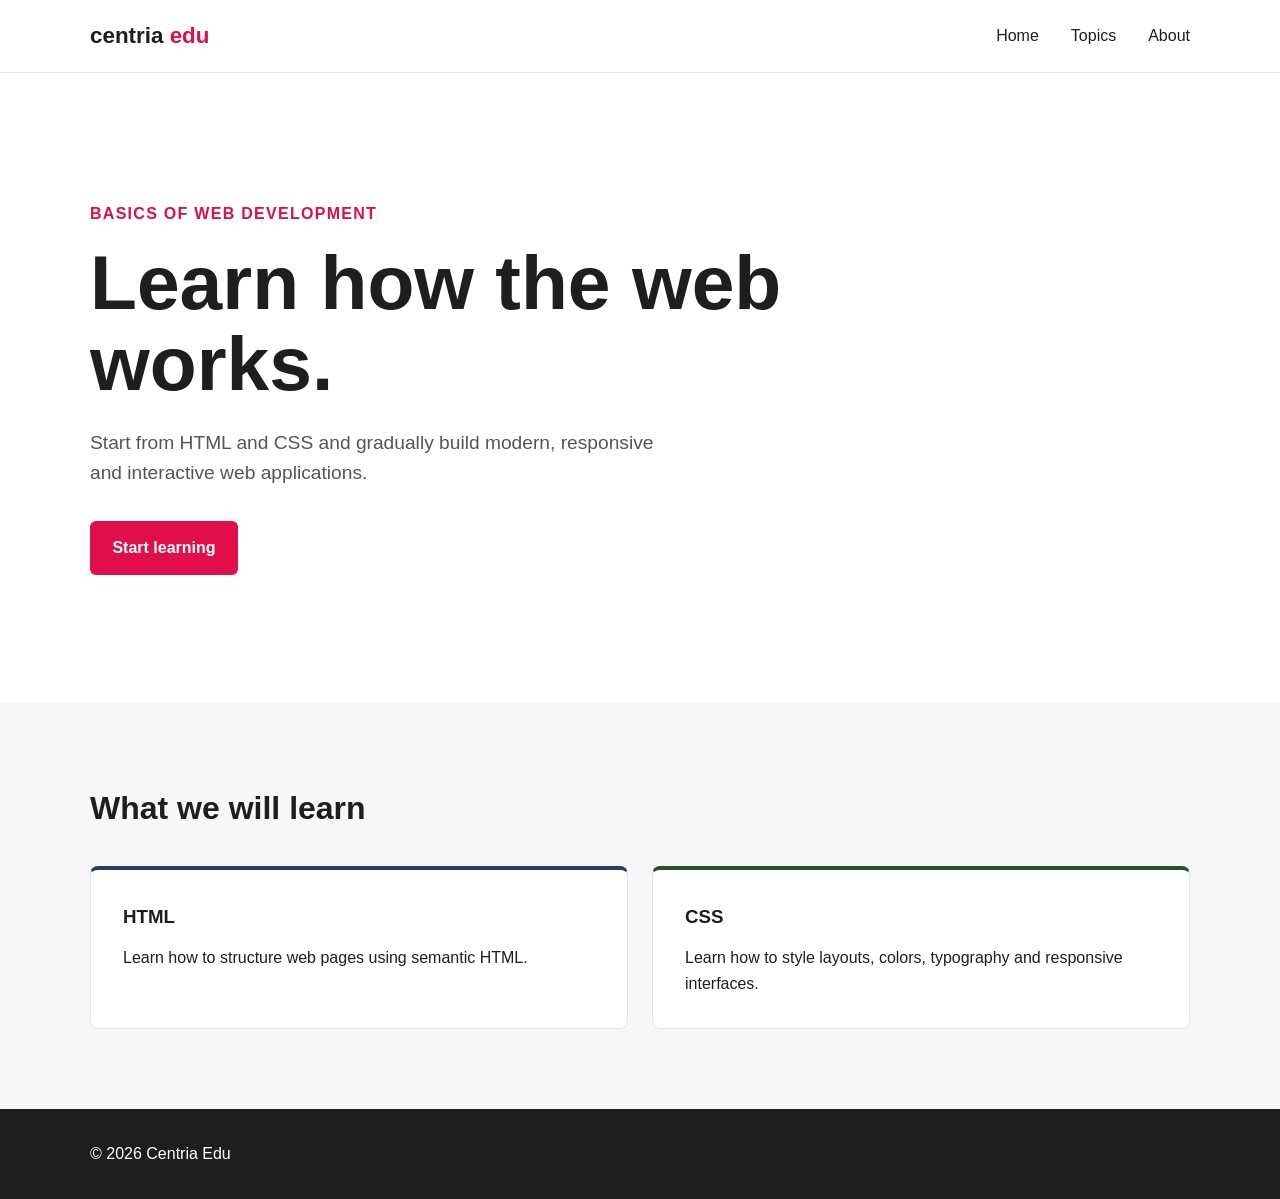
<file: a1/index.html>
<!--
    Centria Edu - Basics of Web Development

    Original author: Ville Heikkiniemi
    Modified by: Simo Sundell
    Last modified: 2026-18-09

    Based on the original course template.
-->

<!DOCTYPE html>
<html lang="en">
<head>
    <meta charset="UTF-8">
    <meta name="viewport" content="width=device-width, initial-scale=1.0">
    <meta name="author" content="Ville Heikkiniemi">
    <link rel="icon" href="favicon.ico">
    <link rel="stylesheet" href="style.css">

    <title>Centria Edu | Basics of Web Development</title>


</head>

<body>

    <header>
        <div class="container">
            <nav>
                <div class="logo">
                    centria <span>edu</span>
                </div>

                <ul>
                    <li><a href="#">Home</a></li>
                    <li><a href="#topics">Topics</a></li>
                    <li><a href="#">About</a></li>
                </ul>
            </nav>
        </div>
    </header>

    <main>

        <section class="hero">
            <div class="container">
                <div class="hero-content">

                    <span class="label">Basics of Web Development</span>

                    <h1>
                        Learn how the web works.
                    </h1>

                    <p>
                        Start from HTML and CSS and gradually build modern,
                        responsive and interactive web applications.
                    </p>

                    <a href="#topics" class="button">
                        Start learning
                    </a>

                </div>
            </div>
        </section>

        <section class="topics" id="topics">
            <div class="container">

                <h2>What we will learn</h2>

                <div class="cards">

                    <article class="card">
                        <h3>HTML</h3>
                        <p>
                            Learn how to structure web pages using semantic HTML.
                        </p>
                    </article>

                    <article class="card">
                        <h3>CSS</h3>
                        <p>
                            Learn how to style layouts, colors, typography and
                            responsive interfaces.
                        </p>
                    </article>

                </div>
            </div>
        </section>

    </main>

    <footer>
        <div class="container">
            <p>&copy; 2026 Centria Edu</p>
        </div>
    </footer>

</body>
</html>
</file>
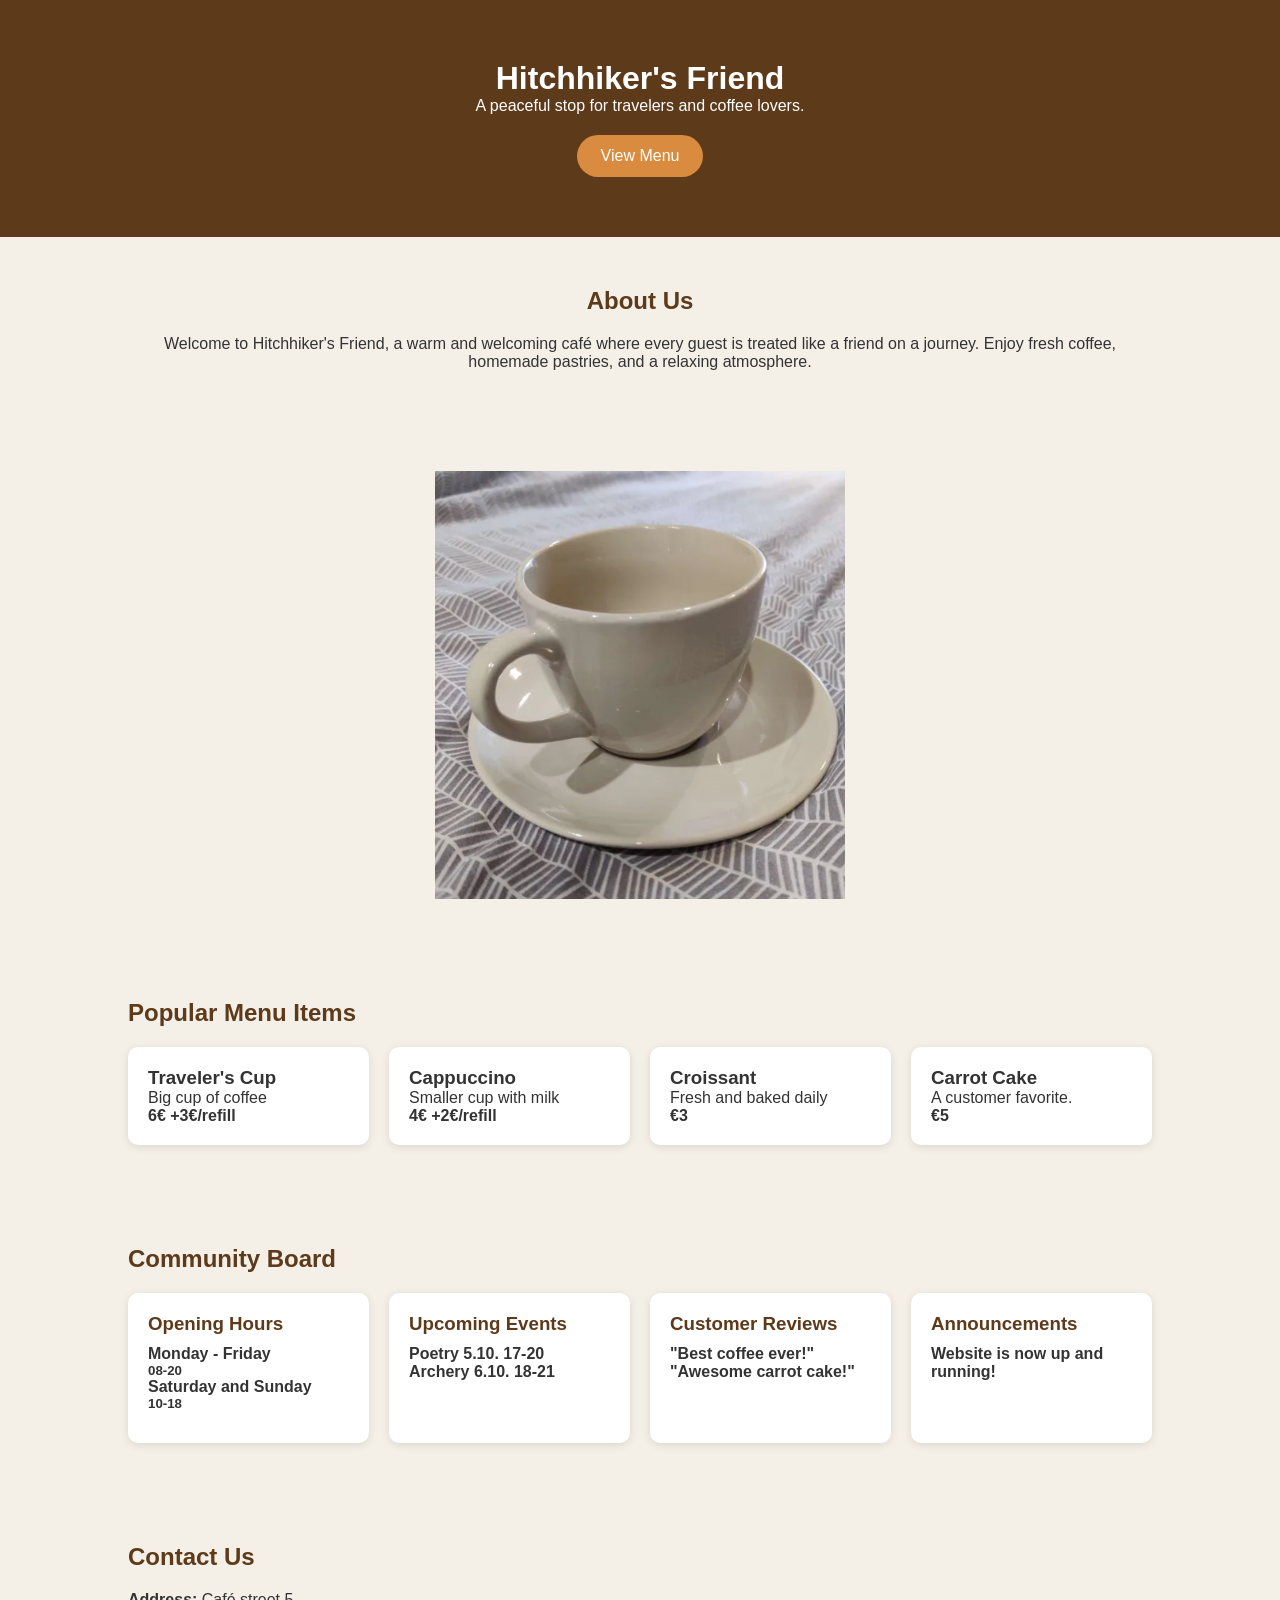
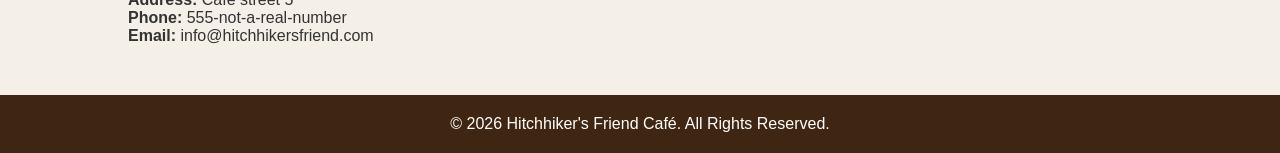
<file: a2/index.html>
<!--

    Original author: Simo Sundell
    Last modified: 2026-10-03

    https://sundsim.github.io/web-kehitys-perusteet/a2/
-->

<!DOCTYPE html>
<html lang="en">
<head>
<meta charset="UTF-8">
<meta name="viewport" content="width=device-width, initial-scale=1.0">
<link rel="stylesheet" href="style.css">
<title>Hitchhiker's Friend Café</title>

</head>
<body>

<header>
    <h1> Hitchhiker's Friend</h1>
    <p>A peaceful stop for travelers and coffee lovers.</p>
    <div class="menu-button">View Menu</div>
</header>


<section id="about" style="text-align: center;">
    <h2>About Us</h2>
    <p>
        Welcome to Hitchhiker's Friend, a warm and welcoming café where
        every guest is treated like a friend on a journey. Enjoy fresh
        coffee, homemade pastries, and a relaxing atmosphere.
    </p> 
</section>
<section>
    <img src=images/image.png src=images/image.png alt="A Coffee cup on a plate"> 

</section>

<section id="menu">
    <h2>Popular Menu Items</h2>

    <div class="menu-container">
        <div class="menu-item">
            <h3>Traveler's Cup</h3>
            <p>Big cup of coffee</p>
            <strong>6€ +3€/refill</strong>
        </div>

        <div class="menu-item">
            <h3>Cappuccino</h3>
            <p>Smaller cup with milk</p>
            <strong>4€  +2€/refill</strong>
        </div>

        <div class="menu-item">
            <h3>Croissant</h3>
            <p>Fresh and baked daily</p>
            <strong>€3</strong>
        </div>

        <div class="menu-item">
            <h3>Carrot Cake</h3>
            <p>A customer favorite.</p>
            <strong>€5</strong>
        </div>
    </div>
</section>

<section id="updates">
    <h2>Community Board</h2>

    <div class="menu-container">

        <div class="textbox">
            <h3>Opening Hours</h3>
            <h4>Monday - Friday</h4>
            <h5>08-20</h5>
            <h4>Saturday and Sunday</h4>
            <h5>10-18</h5>
            
        </div>

        <div class="textbox">
            <h3>Upcoming Events</h3>
            <h4>Poetry 5.10. 17-20</h4>
            <h4>Archery 6.10. 18-21</h4>
        </div>

        <div class="textbox">
            <h3>Customer Reviews</h3>
            <h4>"Best coffee ever!"</h4>
            <h4>"Awesome carrot cake!"</h4>
        </div>

        <div class="textbox">
            <h3>Announcements</h3>
            <h4>Website is now up and running!</h4>
        </div>

    </div>
</section>

<section id="contact">
    <h2>Contact Us</h2>

    <p><strong>Address:</strong> Café street 5</p>
    <p><strong>Phone:</strong> 555-not-a-real-number</p>
    <p><strong>Email:</strong> info@hitchhikersfriend.com</p>
</section>

<footer>
    <p>&copy; 2026 Hitchhiker's Friend Café. All Rights Reserved.</p>
</footer>

</body>
</html>
</file>
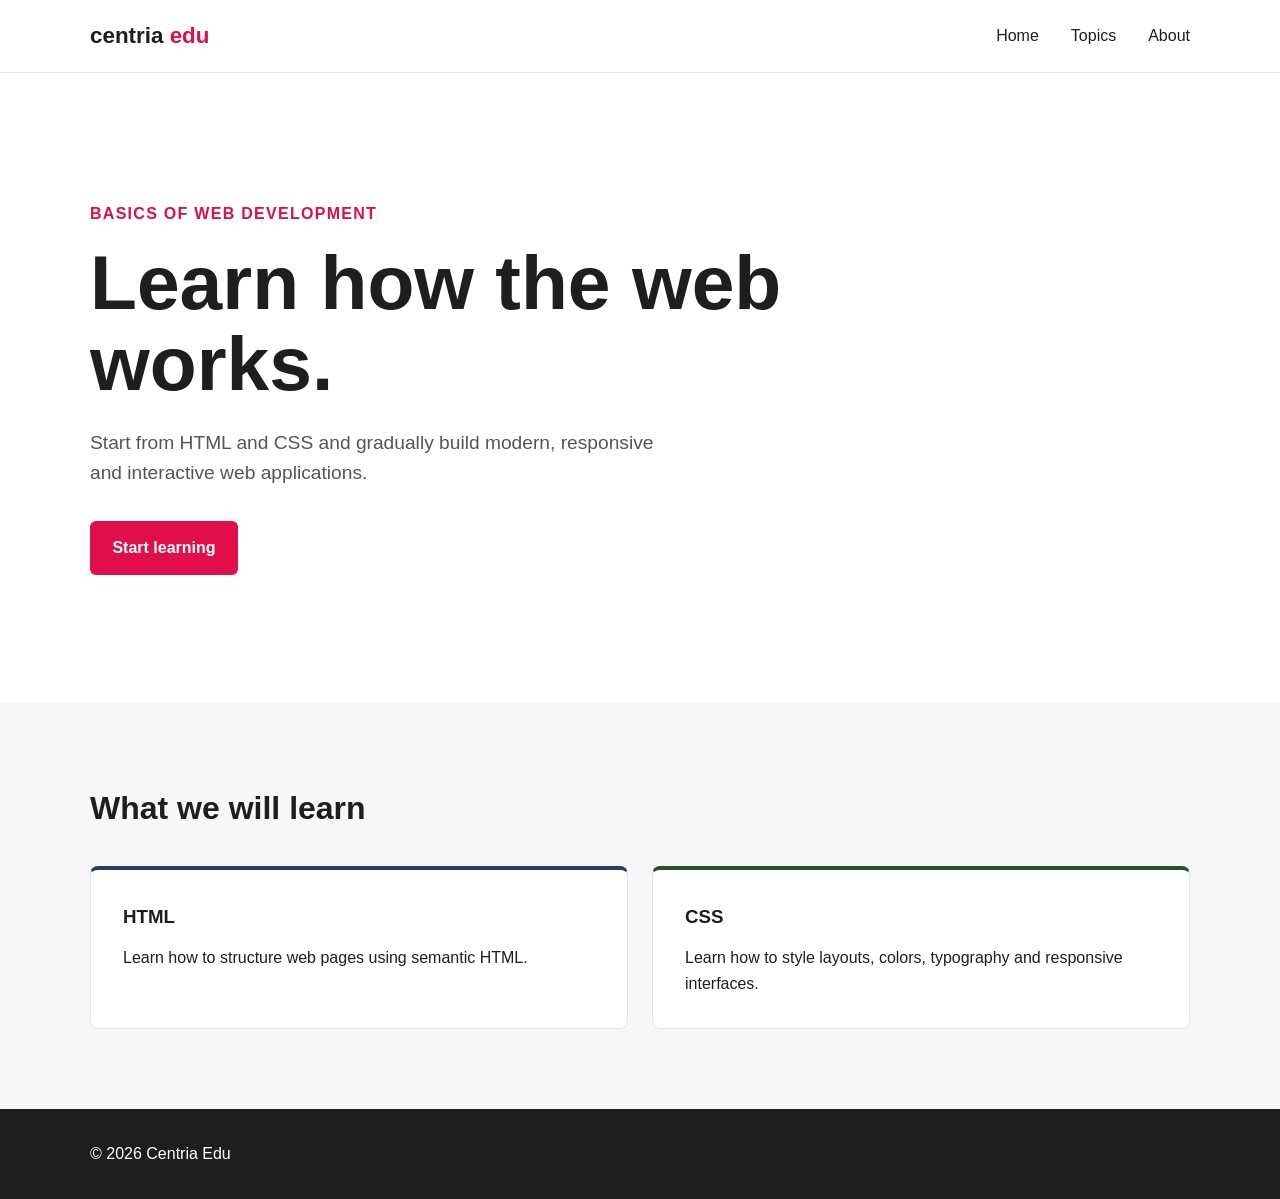
<file: s3/index.html>
<!--
    Centria Edu - Basics of Web Development

    Original author: Ville Heikkiniemi
    Modified by: Simo Sundell
    Last modified: 2026-09-11

    Based on the original course template.
-->

<!DOCTYPE html>
<html lang="en">
<head>
    <meta charset="UTF-8">
    <meta name="viewport" content="width=device-width, initial-scale=1.0">
    <meta name="author" content="Ville Heikkiniemi">
    <link rel="icon" href="favicon.ico">

    <title>Centria Edu | Basics of Web Development</title>

    <style>
        :root {
            --primary: #e10e49;
            --light: #ffffff;
            --dark: #1e1e1e;
            --blue: #263f6a;
            --green: #284e36;
            --orange: #e37222;
            --rose: #c24d52;
        }

        * {
            box-sizing: border-box;
            margin: 0;
            padding: 0;
        }

        body {
            font-family: Arial, Helvetica, sans-serif;
            background-color: var(--light);
            color: var(--dark);
            line-height: 1.6;
        }

        header {
            border-bottom: 1px solid #e5e5e5;
        }

        .container {
            width: min(1100px, 90%);
            margin: 0 auto;
        }

        nav {
            min-height: 72px;
            display: flex;
            justify-content: space-between;
            align-items: center;
        }

        .logo {
            font-size: 1.4rem;
            font-weight: bold;
            color: var(--dark);
        }

        .logo span {
            color: var(--primary);
        }

        nav ul {
            display: flex;
            gap: 2rem;
            list-style: none;
        }

        nav a {
            color: var(--dark);
            text-decoration: none;
        }

        nav a:hover {
            color: var(--primary);
        }

        .hero {
            min-height: 70vh;
            display: flex;
            align-items: center;
        }

        .hero-content {
            max-width: 700px;
        }

        .label {
            display: inline-block;
            margin-bottom: 1rem;
            color: var(--primary);
            font-weight: bold;
            text-transform: uppercase;
            letter-spacing: 0.08rem;
        }

        h1 {
            margin-bottom: 1.5rem;
            font-size: clamp(2.5rem, 6vw, 5rem);
            line-height: 1.05;
        }

        .hero p {
            max-width: 600px;
            margin-bottom: 2rem;
            font-size: 1.2rem;
            color: #555;
        }

        .button {
            display: inline-block;
            padding: 0.9rem 1.4rem;
            background-color: var(--primary);
            color: var(--light);
            text-decoration: none;
            border-radius: 6px;
            font-weight: bold;
        }

        .button:hover {
            background-color: var(--rose);
        }

        .topics {
            padding: 5rem 0;
            background-color: #f7f7f7;
        }

        .topics h2 {
            margin-bottom: 2rem;
            font-size: 2rem;
        }

        .cards {
            display: grid;
            grid-template-columns: repeat(2, 1fr);
            gap: 1.5rem;
        }

        .card {
            padding: 2rem;
            background-color: var(--light);
            border: 1px solid #e5e5e5;
            border-radius: 8px;
        }

        .card h3 {
            margin-bottom: 0.8rem;
        }

        .card:nth-child(1) {
            border-top: 4px solid var(--blue);
        }

        .card:nth-child(2) {
            border-top: 4px solid var(--green);
        }

        .card:nth-child(3) {
            border-top: 4px solid var(--orange);
        }

        footer {
            padding: 2rem 0;
            background-color: var(--dark);
            color: var(--light);
        }

        @media (max-width: 700px) {
            nav ul {
                display: none;
            }

            .cards {
                grid-template-columns: 1fr;
            }

            .hero {
                min-height: 60vh;
            }
        }
    </style>
</head>

<body>

    <header>
        <div class="container">
            <nav>
                <div class="logo">
                    centria <span>edu</span>
                </div>

                <ul>
                    <li><a href="#">Home</a></li>
                    <li><a href="#topics">Topics</a></li>
                    <li><a href="#">About</a></li>
                </ul>
            </nav>
        </div>
    </header>

    <main>

        <section class="hero">
            <div class="container">
                <div class="hero-content">

                    <span class="label">Basics of Web Development</span>

                    <h1>
                        Learn how the web works.
                    </h1>

                    <p>
                        Start from HTML and CSS and gradually build modern,
                        responsive and interactive web applications.
                    </p>

                    <a href="#topics" class="button">
                        Start learning
                    </a>

                </div>
            </div>
        </section>

        <section class="topics" id="topics">
            <div class="container">

                <h2>What we will learn</h2>

                <div class="cards">

                    <article class="card">
                        <h3>HTML</h3>
                        <p>
                            Learn how to structure web pages using semantic HTML.
                        </p>
                    </article>

                    <article class="card">
                        <h3>CSS</h3>
                        <p>
                            Learn how to style layouts, colors, typography and
                            responsive interfaces.
                        </p>
                    </article>

                </div>
            </div>
        </section>

    </main>

    <footer>
        <div class="container">
            <p>&copy; 2026 Centria Edu</p>
        </div>
    </footer>

</body>
</html>
</file>
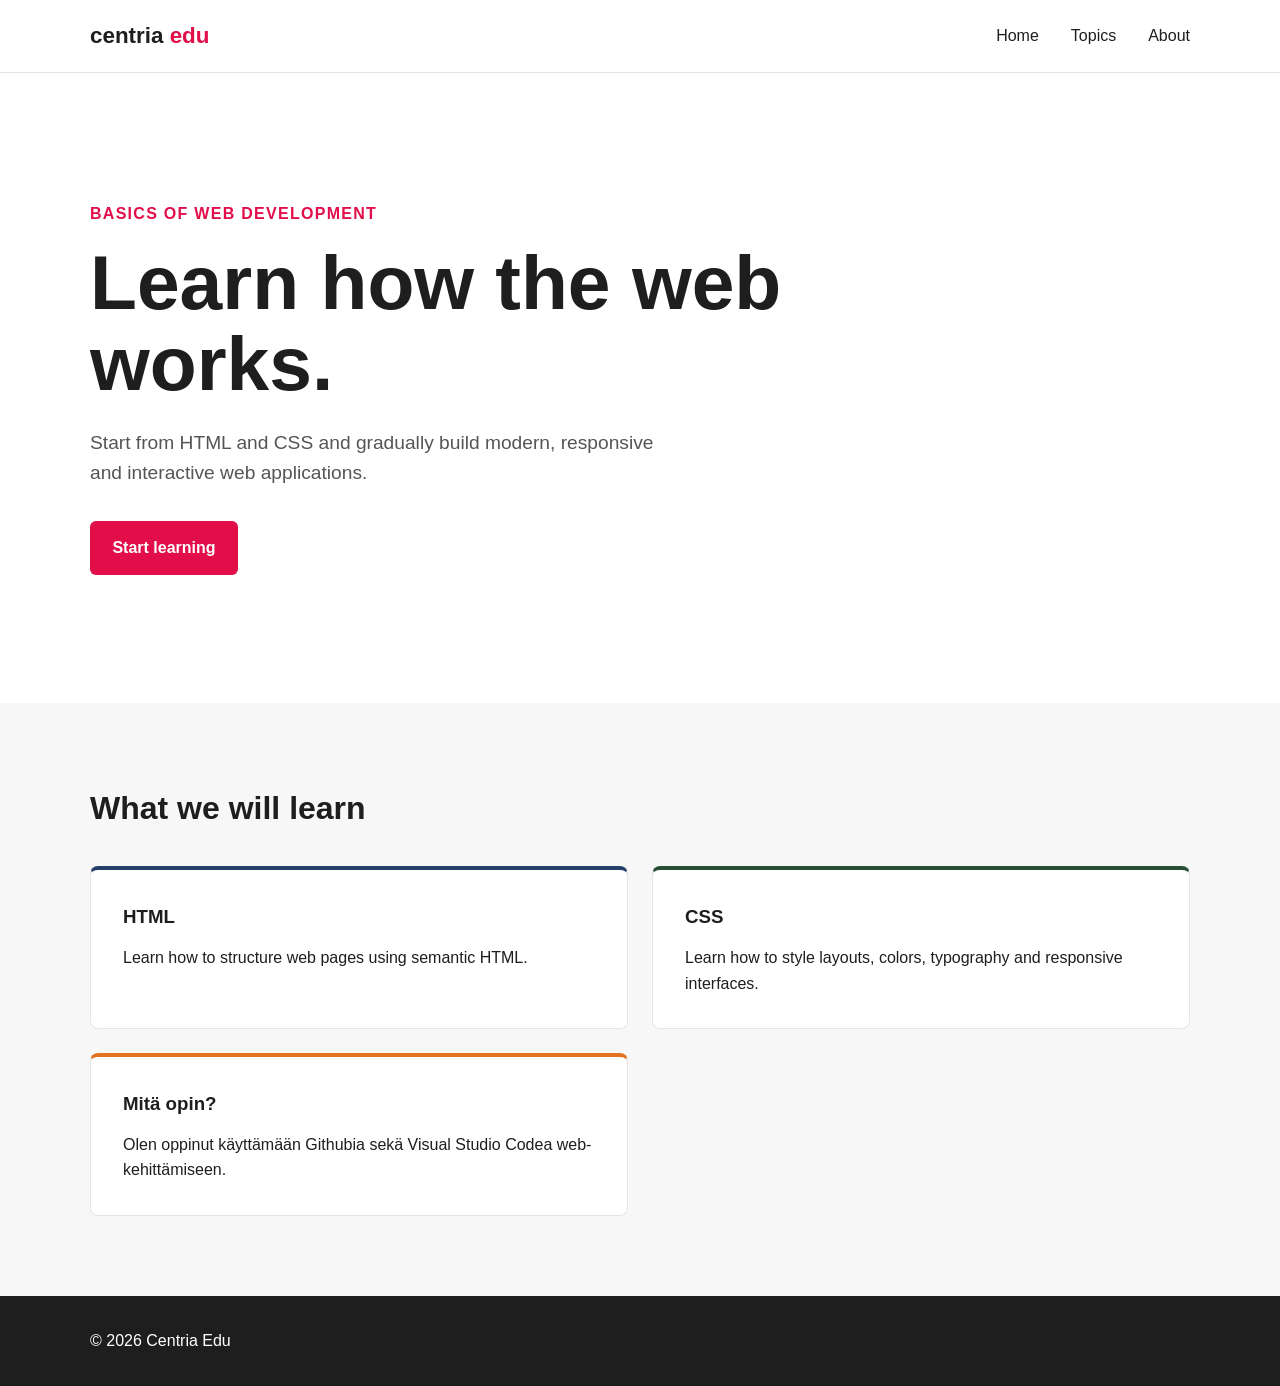
<file: s4/index.html>
<!--
    Centria Edu - Basics of Web Development

    Original author: Ville Heikkiniemi
    Modified by: Simo Sundell
    Last modified: 2026-09-17

    Based on the original course template.

    https://sundsim.github.io/web-kehitys-perusteet/s4/
-->

<!DOCTYPE html>
<html lang="en">
<head>
    <meta charset="UTF-8">
    <meta name="viewport" content="width=device-width, initial-scale=1.0">
    <meta name="author" content="Ville Heikkiniemi">
    <link rel="icon" href="favicon.ico">
    <link rel="stylesheet" href="style.css">
    <title>Centria Edu | Basics of Web Development</title>

</head>

<body>

    <header>
        <div class="container">
            <nav>
                <div class="logo">
                    centria <span>edu</span>
                </div>

                <ul>
                    <li><a href="#">Home</a></li>
                    <li><a href="#topics">Topics</a></li>
                    <li><a href="#">About</a></li>
                </ul>
            </nav>
        </div>
    </header>

    <main>

        <section class="hero">
            <div class="container">
                <div class="hero-content">

                    <span class="label">Basics of Web Development</span>

                    <h1>
                        Learn how the web works.
                    </h1>

                    <p>
                        Start from HTML and CSS and gradually build modern,
                        responsive and interactive web applications.
                    </p>

                    <a href="#topics" class="button">
                        Start learning
                    </a>

                </div>
            </div>
        </section>

        <section class="topics" id="topics">
            <div class="container">

                <h2>What we will learn</h2>

                <div class="cards">

                    <article class="card">
                        <h3>HTML</h3>
                        <p>
                            Learn how to structure web pages using semantic HTML.
                        </p>
                    </article>

                    <article class="card">
                        <h3>CSS</h3>
                        <p>
                            Learn how to style layouts, colors, typography and
                            responsive interfaces.
                        </p>
                    </article>
                     <article class="card">
                        <h3>Mitä opin?</h3>
                        <p>
                            Olen oppinut käyttämään Githubia sekä Visual Studio Codea web-kehittämiseen.
                        </p>
                    </article>


                </div>
            </div>
        </section>

    </main>

    <footer>
        <div class="container">
            <p>&copy; 2026 Centria Edu</p>
        </div>
    </footer>

</body>
</html>
</file>
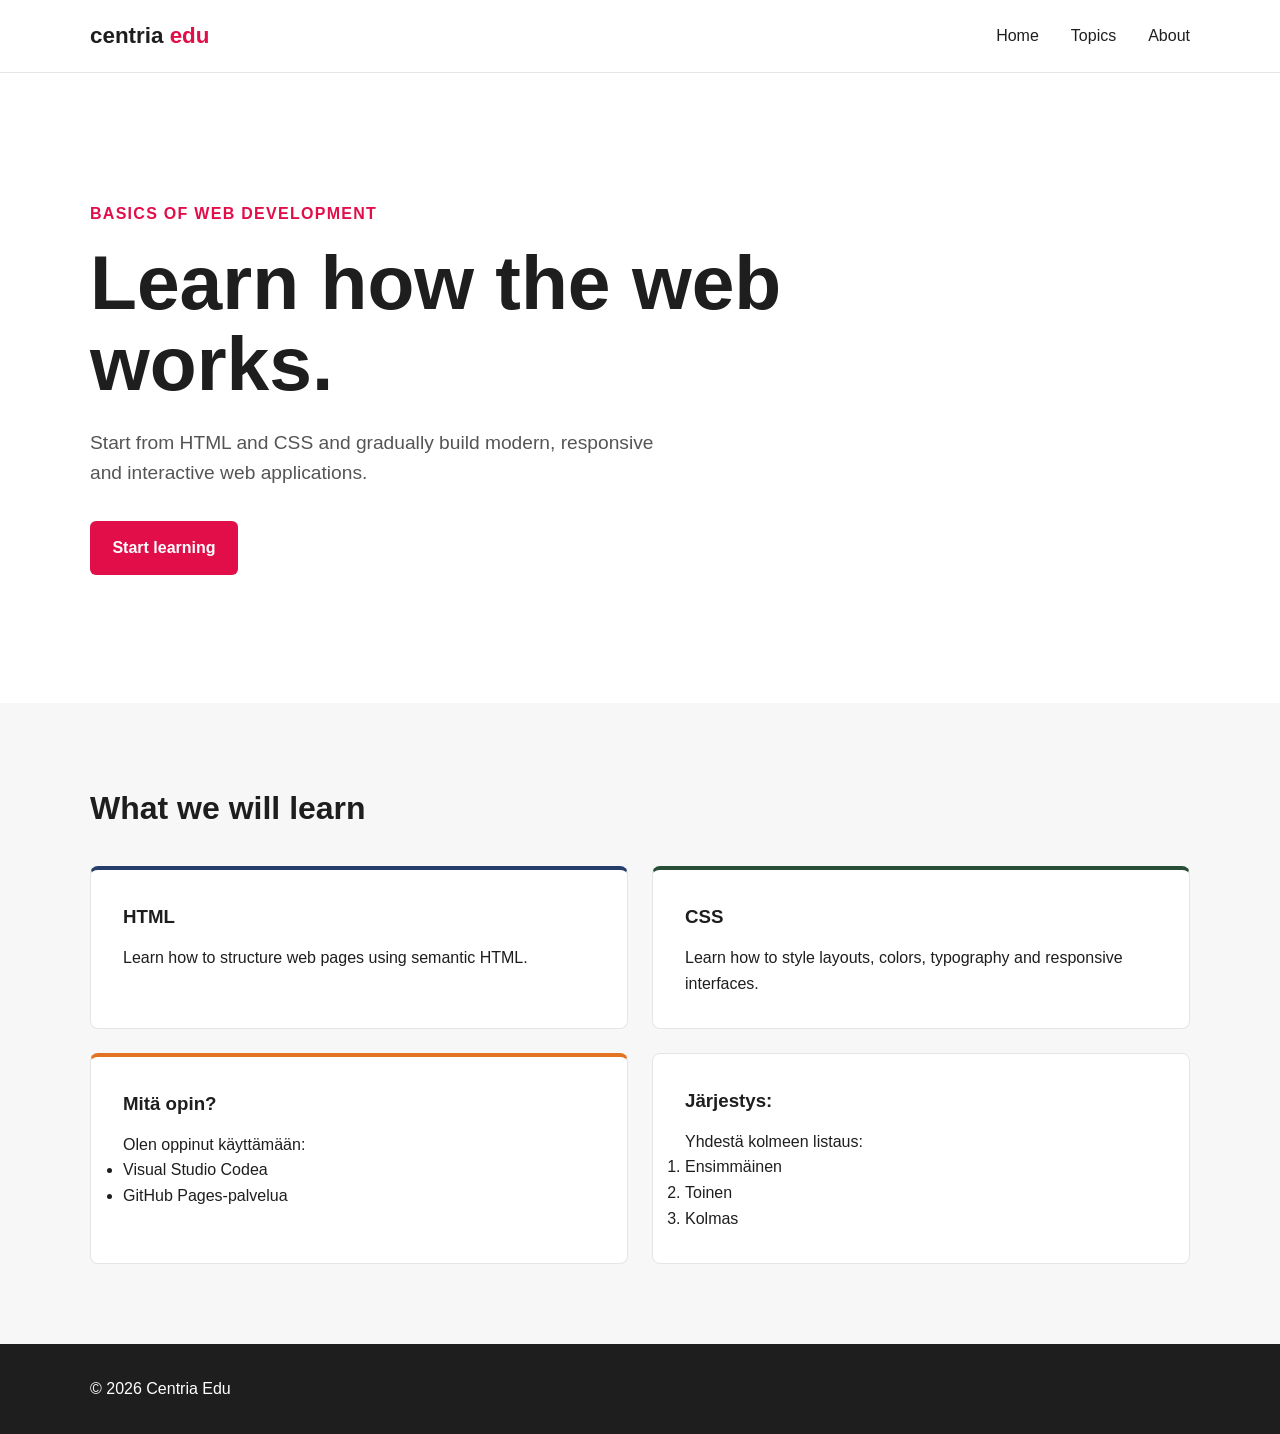
<file: s5/index.html>
<!--
    Centria Edu - Basics of Web Development

    Original author: Ville Heikkiniemi
    Modified by: Simo Sundell
    Last modified: 2026-09-17

    Based on the original course template.

    https://sundsim.github.io/web-kehitys-perusteet/s4/
-->

<!DOCTYPE html>
<html lang="en">
<head>
    <meta charset="UTF-8">
    <meta name="viewport" content="width=device-width, initial-scale=1.0">
    <meta name="author" content="Ville Heikkiniemi">
    <link rel="icon" href="favicon.ico">
    <link rel="stylesheet" href="style.css">
    <title>Centria Edu | Basics of Web Development</title>

</head>

<body>

    <header>
        <div class="container">
            <nav>
                <div class="logo">
                    centria <span>edu</span>
                </div>

                <ul>
                    <li><a href="#">Home</a></li>
                    <li><a href="#topics">Topics</a></li>
                    <li><a href="#">About</a></li>
                </ul>
            </nav>
        </div>
    </header>

    <main>

        <section class="hero">
            <div class="container">
                <div class="hero-content">

                    <span class="label">Basics of Web Development</span>

                    <h1>
                        Learn how the web works.
                    </h1>

                    <p>
                        Start from HTML and CSS and gradually build modern,
                        responsive and interactive web applications.
                    </p>

                    <a href="#topics" class="button">
                        Start learning
                    </a>

                </div>
            </div>
        </section>

        <section class="topics" id="topics">
            <div class="container">

                <h2>What we will learn</h2>

                <div class="cards">

                    <article class="card">
                        <h3>HTML</h3>
                        <p>
                            Learn how to structure web pages using semantic HTML.
                        </p>
                    </article>

                    <article class="card">
                        <h3>CSS</h3>
                        <p>
                            Learn how to style layouts, colors, typography and
                            responsive interfaces.
                        </p>
                    </article>
                     <article class="card">
                        <h3>Mitä opin?</h3>
                            <p>
                                Olen oppinut käyttämään: 
                            </p>
                            <ul>
                                <li> Visual Studio Codea</li>
                                <li> GitHub Pages-palvelua</li>
                            </ul>
                    </article>
                    <article class="card">
                        <h3>Järjestys:</h3>
                        <p>
                           Yhdestä kolmeen listaus:
                        </p>
                        <ol>
                            <li>Ensimmäinen</li>
                            <li>Toinen</li>
                            <li>Kolmas</li>
                        </ol>
                    </article>


                </div>
            </div>
        </section>

    </main>

    <footer>
        <div class="container">
            <p>&copy; 2026 Centria Edu</p>
        </div>
    </footer>

</body>
</html>
</file>
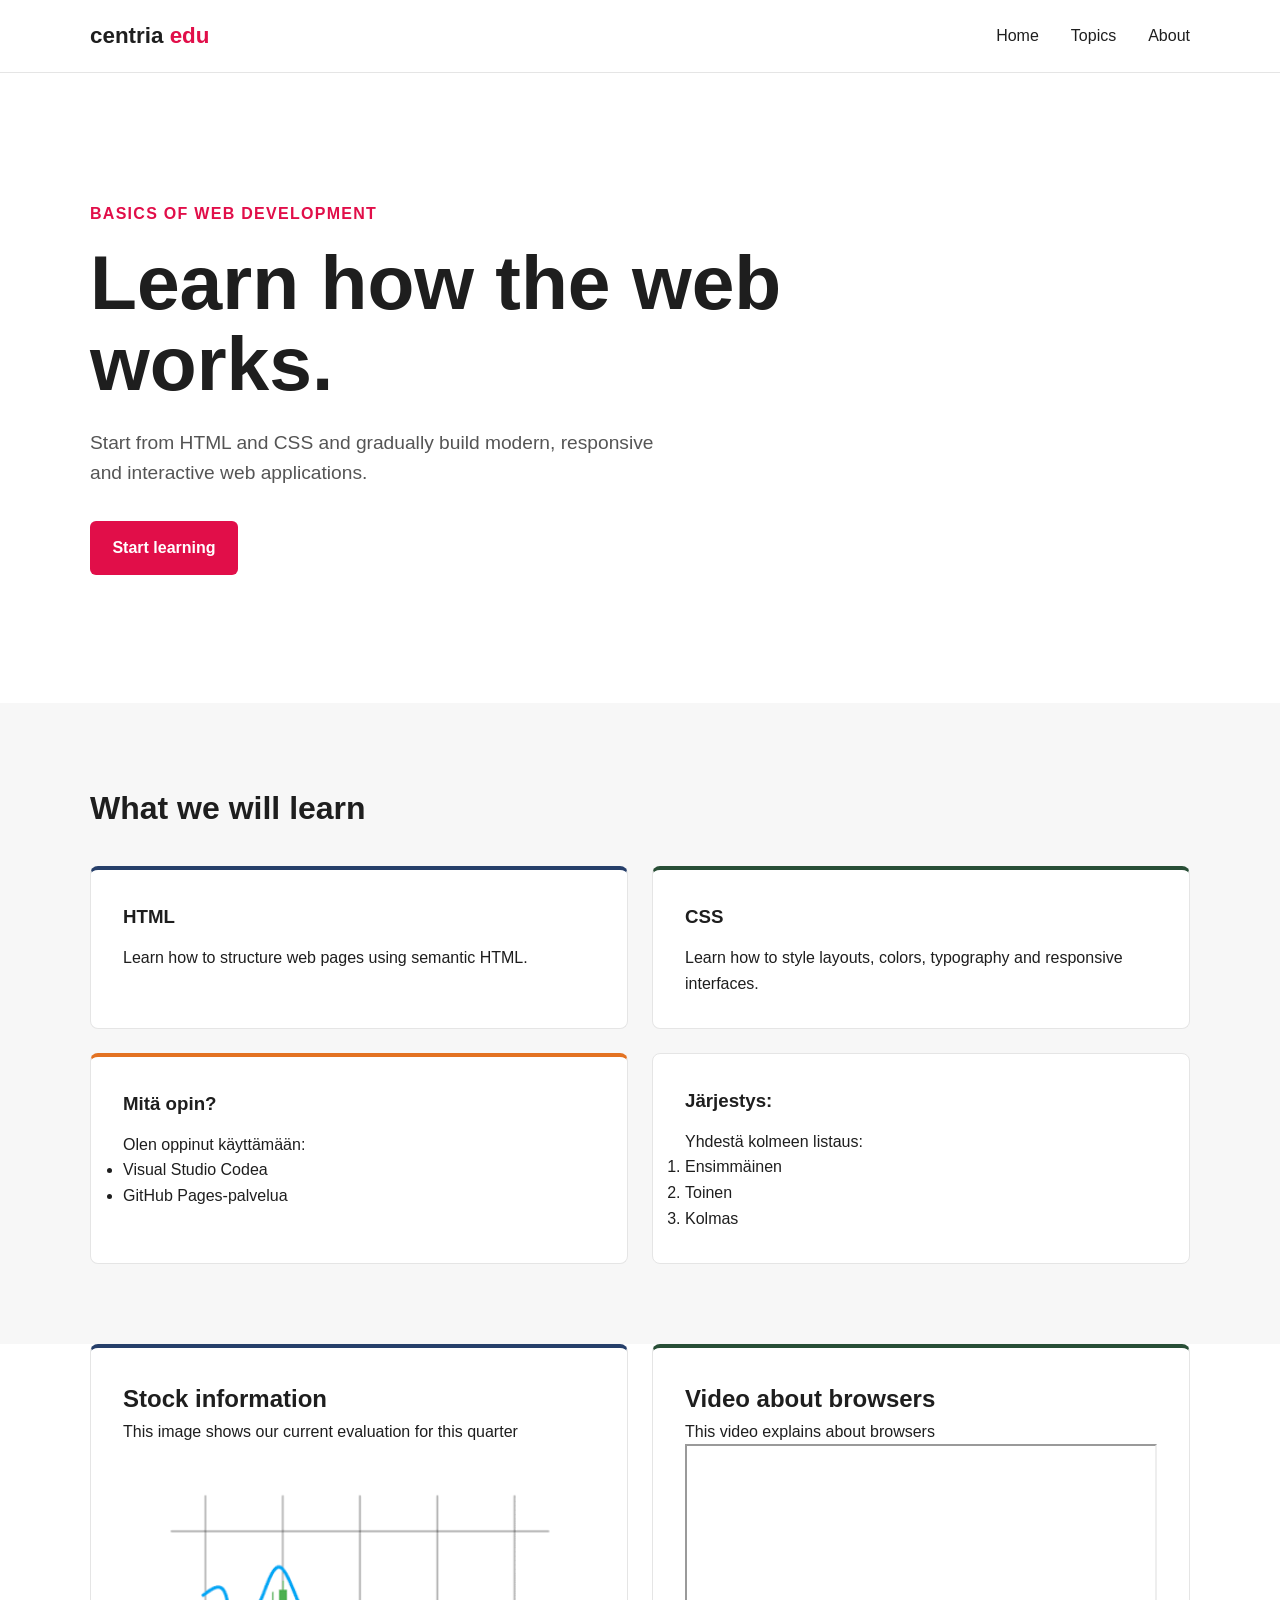
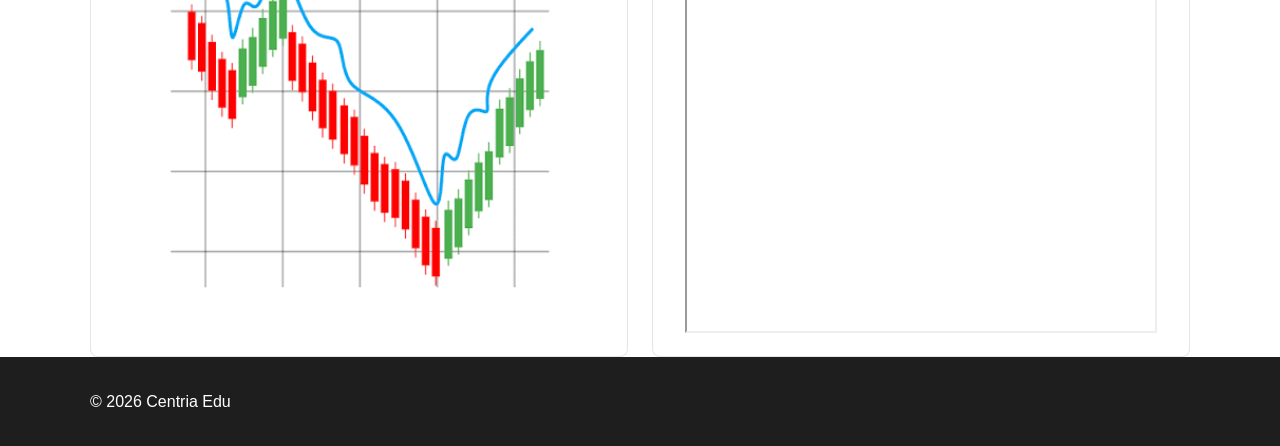
<file: s6/index.html>
<!--
    Centria Edu - Basics of Web Development

    Original author: Ville Heikkiniemi
    Modified by: Simo Sundell
    Last modified: 2026-09-22

    Based on the original course template.

    https://sundsim.github.io/web-kehitys-perusteet/s4/
-->

<!DOCTYPE html>
<html lang="en">
<head>
    <meta charset="UTF-8">
    <meta name="viewport" content="width=device-width, initial-scale=1.0">
    <meta name="author" content="Ville Heikkiniemi">
    <link rel="icon" href="favicon.ico">
    <link rel="stylesheet" href="style.css">
    <title>Centria Edu | Basics of Web Development</title>

</head>

<body>

    <header>
        <div class="container">
            <nav>
                <div class="logo">
                    centria <span>edu</span>
                </div>

                <ul>
                    <li><a href="#">Home</a></li>
                    <li><a href="#topics">Topics</a></li>
                    <li><a href="#">About</a></li>
                </ul>
            </nav>
        </div>
    </header>

    <main>

        <section class="hero">
            <div class="container">
                <div class="hero-content">

                    <span class="label">Basics of Web Development</span>

                    <h1>
                        Learn how the web works.
                    </h1>

                    <p>
                        Start from HTML and CSS and gradually build modern,
                        responsive and interactive web applications.
                    </p>

                    <a href="#topics" class="button">
                        Start learning
                    </a>

                </div>
                </div>
        </section>
           
        

        <section class="topics" id="topics">
            <div class="container">

                <h2>What we will learn</h2>

                <div class="cards">

                    <article class="card">
                        <h3>HTML</h3>
                        <p>
                            Learn how to structure web pages using semantic HTML.
                        </p>
                    </article>

                    <article class="card">
                        <h3>CSS</h3>
                        <p>
                            Learn how to style layouts, colors, typography and
                            responsive interfaces.
                        </p>
                    </article>
                     <article class="card">
                        <h3>Mitä opin?</h3>
                            <p>
                                Olen oppinut käyttämään: 
                            </p>
                            <ul>
                                <li> Visual Studio Codea</li>
                                <li> GitHub Pages-palvelua</li>
                            </ul>
                    </article>
                    <article class="card">
                        <h3>Järjestys:</h3>
                        <p>
                           Yhdestä kolmeen listaus:
                        </p>
                        <ol>
                            <li>Ensimmäinen</li>
                            <li>Toinen</li>
                            <li>Kolmas</li>
                        </ol>
                    </article>


                </div>
            </div>
        
        </section class="topics" id="topics">          
            <div class="container">
                <div class="cards">
                <article class="card">
                    <h2>Stock information</h2>
                    <p>This image shows our current evaluation for this quarter</p>
                    <img src="images/project.jpg" alt="Current statistics"width="100%"height="90%">
                </article>
               
            
                <article class="card">
                    <h2>Video about browsers</h2>
                    <p>This video explains about browsers</p>
                    <iframe
                    src="https://www.youtube.com/embed/BrXPcaRlBqo"
                    width="100%"
                    height="90%"
                    title="A description of the video"
                    allowfullscreen>
                    </iframe>
                </article>
            </div>
            </div>
        </section>
    </main>

    <footer>
        <div class="container">
            <p>&copy; 2026 Centria Edu</p>
        </div>
    </footer>

</body>
</html>
</file>
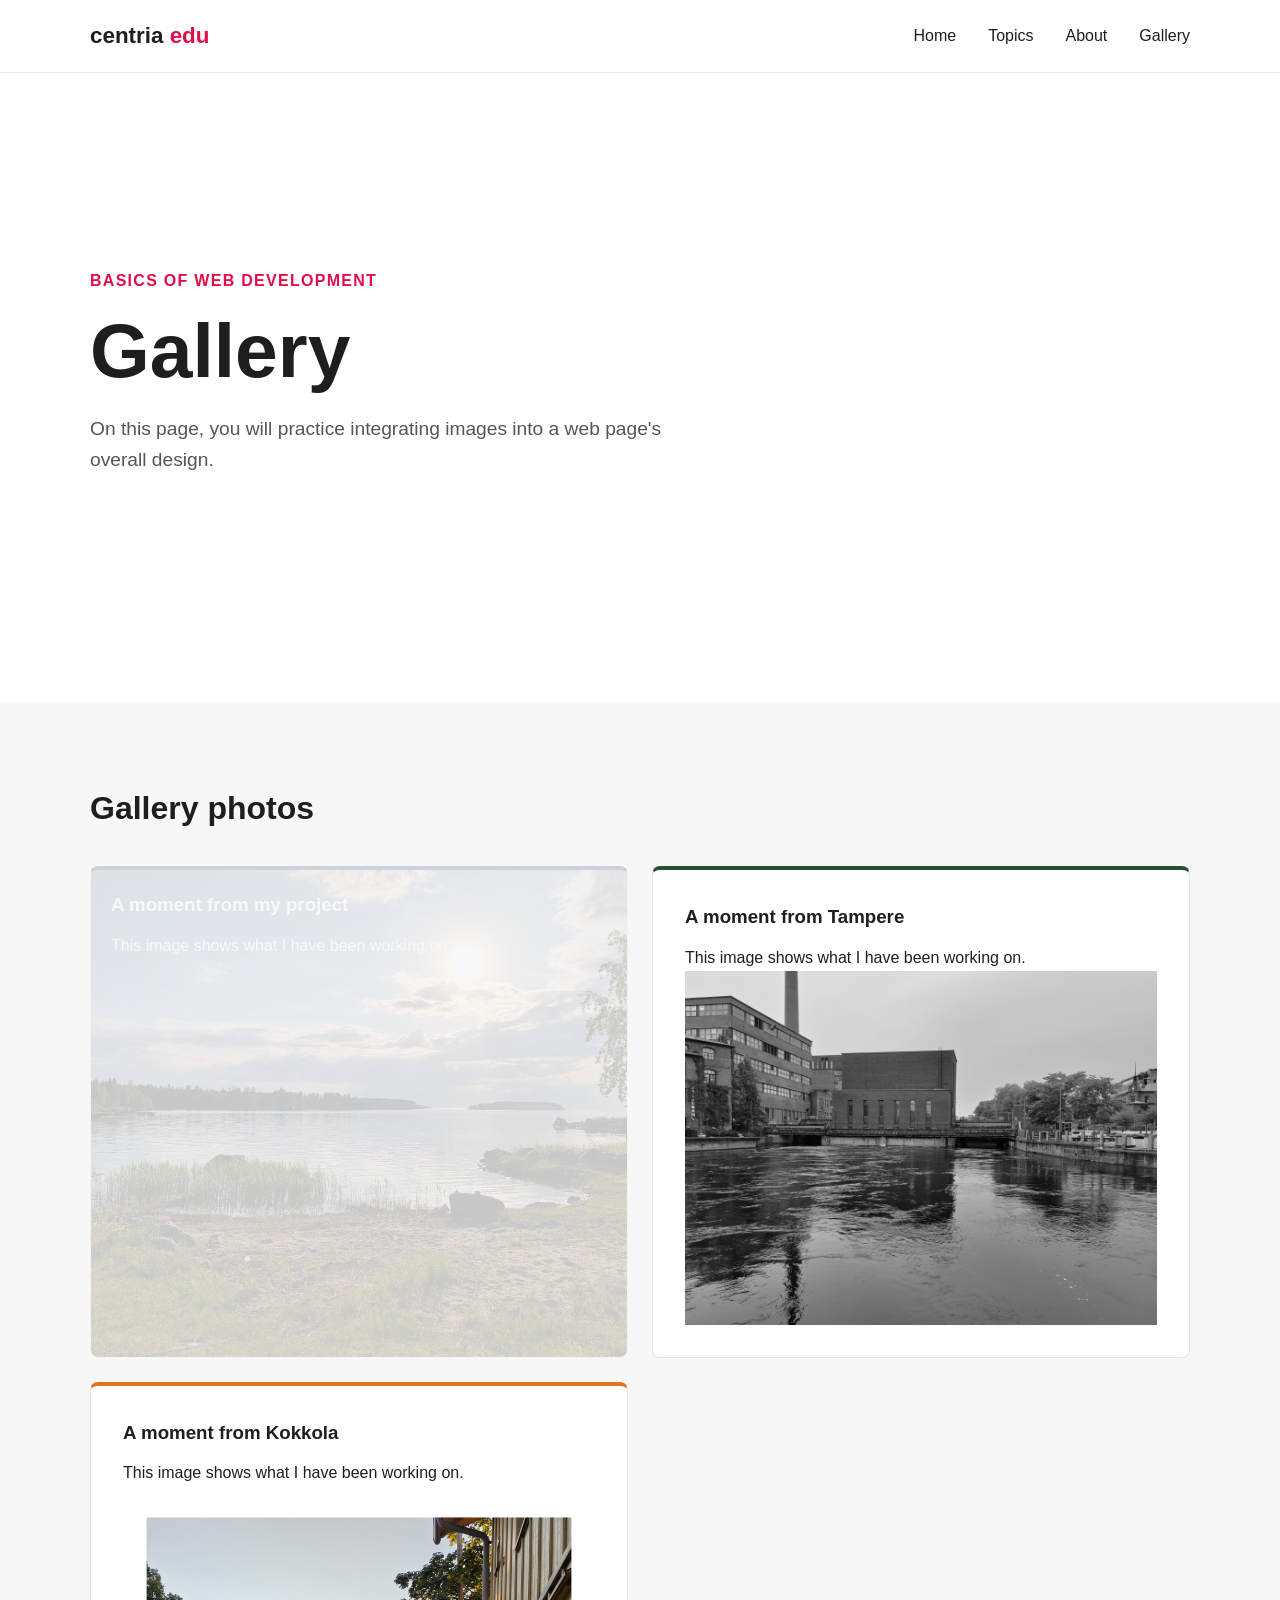
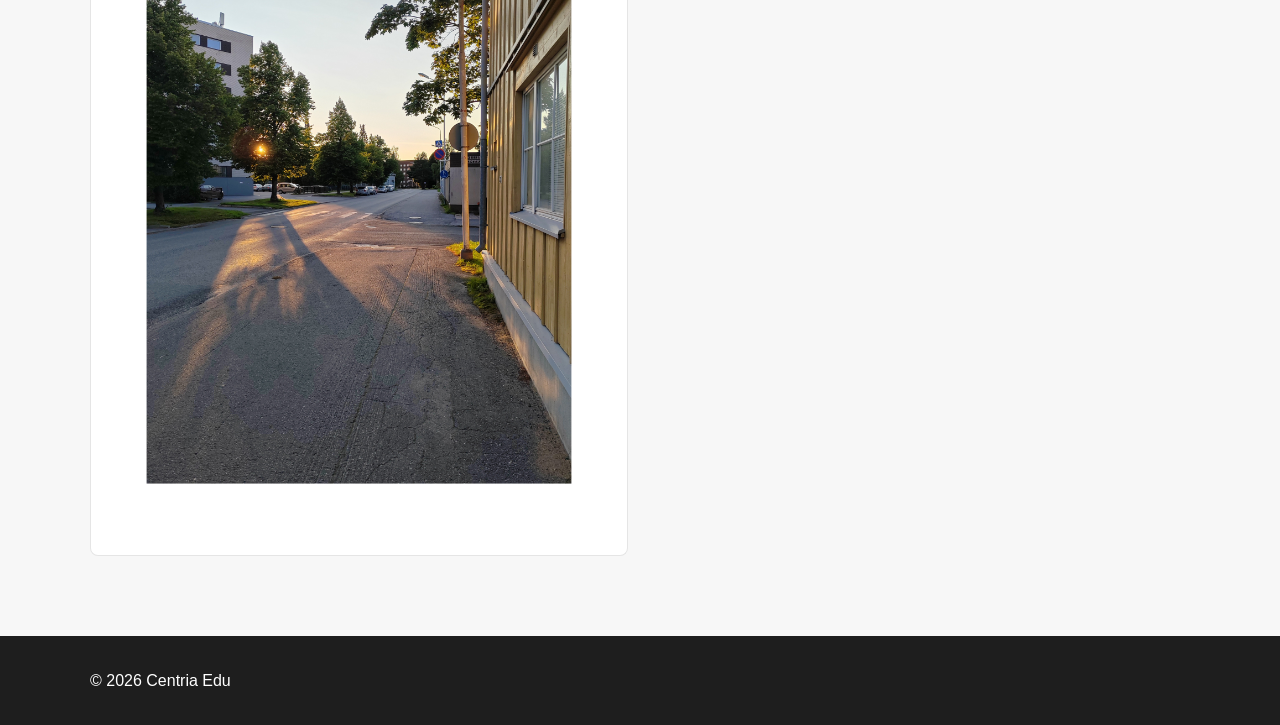
<file: s8/gallery.html>
<!--
    Centria Edu - Basics of Web Development

    Original author: Ville Heikkiniemi
    Modified by: Simo Sundell
    Last modified: 2026-09-29

    Based on the original course template.

    https://vheikkiniemi.github.io/web-kehitys-perusteet/s8/
-->

<!DOCTYPE html>
<html lang="en">

<head>
    <meta charset="UTF-8">
    <meta name="viewport" content="width=device-width, initial-scale=1.0">
    <meta name="author" content="Ville Heikkiniemi">
    <link rel="icon" href="favicon.ico">
    <link rel="stylesheet" href="style.css">

    <title>Centria Edu | Basics of Web Development</title>

    <style>

    </style>
</head>

<body>

    <header>
        <div class="container">
            <nav>
                <div class="logo">
                    centria <span>edu</span>
                </div>

                <ul>
                    <li><a href="index.html">Home</a></li>
                    <li><a href="#topics">Topics</a></li>
                    <li><a href="#">About</a></li>
                    <li><a href="gallery.html">Gallery</a></li>
                </ul>
            </nav>
        </div>
    </header>

    <main>

        <section class="hero">
            <div class="container">
                <div class="hero-content">

                    <span class="label">Basics of Web Development</span>

                    <h1>
                        Gallery
                    </h1>

                    <p>
                        On this page, you will practice integrating images into a web page's overall design.
                    </p>

                </div>
            </div>
        </section>

        <section class="topics" id="topics">
            <div class="container">

                <h2>Gallery photos</h2>

                <div class="cards">

                    <article class="card" id="card1">
                        <h3>A moment from my project</h3>
                        <p>
                            This image shows what I have been working on.
                        </p>
                        
                    </article>

                    
                    <article class="card">
                        <h3>A moment from Tampere</h3>
                        <p>
                            This image shows what I have been working on.
                        </p>
                        <img class="grayscale-image" src="images/tammerkoski.jpg" alt="A description of the image">
                    </article>

                    
                    <article class="card">
                        <h3>A moment from Kokkola</h3>
                        <p>
                            This image shows what I have been working on.
                        </p>
                        <a href="images/auringonpimennys.jpg">
                        <img class="card-image" src="images/auringonpimennys.jpg" alt="A description of the image">
                        </a>
                    </article>

                </div>
            </div>
        </section>

    </main>

    <footer>
        <div class="container">
            <p>&copy; 2026 Centria Edu</p>
        </div>
    </footer>

</body>

</html>
</file>
<file: a1/style.css>
:root {
            --primary: #e10e49;
            --light: #ffffff;
            --dark: #1e1e1e;
            --blue: #263f6a;
            --green: #284e36;
            --orange: #e37222;
            --rose: #c24d52;
        }

        * {
            box-sizing: border-box;
            margin: 0;
            padding: 0;
        }

        body {
            font-family: Arial, Helvetica, sans-serif;
            background-color: var(--light);
            color: var(--dark);
            line-height: 1.6;
        }

        header {
            border-bottom: 1px solid #e5e5e5;
        }

        .container {
            width: min(1100px, 90%);
            margin: 0 auto;
        }

        nav {
            min-height: 72px;
            display: flex;
            justify-content: space-between;
            align-items: center;
        }

        .logo {
            font-size: 1.4rem;
            font-weight: bold;
            color: var(--dark);
        }

        .logo span {
            color: var(--primary);
        }

        nav ul {
            display: flex;
            gap: 2rem;
            list-style: none;
        }

        nav a {
            color: var(--dark);
            text-decoration: none;
        }

        nav a:hover {
            color: var(--primary);
        }

        .hero {
            min-height: 70vh;
            display: flex;
            align-items: center;
        }

        .hero-content {
            max-width: 700px;
        }

        .label {
            display: inline-block;
            margin-bottom: 1rem;
            color: var(--primary);
            font-weight: bold;
            text-transform: uppercase;
            letter-spacing: 0.08rem;
        }

        h1 {
            margin-bottom: 1.5rem;
            font-size: clamp(2.5rem, 6vw, 5rem);
            line-height: 1.05;
        }

        .hero p {
            max-width: 600px;
            margin-bottom: 2rem;
            font-size: 1.2rem;
            color: #555;
        }

        .button {
            display: inline-block;
            padding: 0.9rem 1.4rem;
            background-color: var(--primary);
            color: var(--light);
            text-decoration: none;
            border-radius: 6px;
            font-weight: bold;
        }

        .button:hover {
            background-color: var(--rose);
        }

        .topics {
            padding: 5rem 0;
            background-color: #f7f7f7;
        }

        .topics h2 {
            margin-bottom: 2rem;
            font-size: 2rem;
        }

        .cards {
            display: grid;
            grid-template-columns: repeat(2, 1fr);
            gap: 1.5rem;
        }

        .card {
            padding: 2rem;
            background-color: var(--light);
            border: 1px solid #e5e5e5;
            border-radius: 8px;
        }

        .card h3 {
            margin-bottom: 0.8rem;
        }

        .card:nth-child(1) {
            border-top: 4px solid var(--blue);
        }

        .card:nth-child(2) {
            border-top: 4px solid var(--green);
        }

        .card:nth-child(3) {
            border-top: 4px solid var(--orange);
        }

        footer {
            padding: 2rem 0;
            background-color: var(--dark);
            color: var(--light);
        }

        @media (max-width: 700px) {
            nav ul {
                display: none;
            }

            .cards {
                grid-template-columns: 1fr;
            }

            .hero {
                min-height: 60vh;
            }
        }
</file>
<file: a2/style.css>
* 
/* 

    Original author: Simo Sundell
    Last modified: 2026-10-03

    https://sundsim.github.io/web-kehitys-perusteet/a2/
*/
{
        margin: 0;
        padding: 0;
        box-sizing: border-box;
        font-family: Arial, sans-serif;
    }

    body {
        background-color: #f4efe7;
        color: #333;
    }

    header {
        background-color: #5d3a1a;
        color: white;
        text-align: center;
        padding: 60px 20px;
    }
    nav {
        background-color: #3e2612;
        padding: 15px;
        text-align: center;
    }

    nav a {
        color: white;
        text-decoration: none;
        margin: 0 15px;
        font-weight: bold;
    }

    nav a:hover {
        color: #ffd699;
    }

    section {
        padding: 50px 10%;
    }

    h2 {
        color: #5d3a1a;
        margin-bottom: 20px;
    }

    .menu-container {
        display: grid;
        grid-template-columns: repeat(auto-fit, minmax(220px, 1fr));
        gap: 20px;
    }

    .menu-item,
    .textbox {
        background: white;
        padding: 20px;
        border-radius: 10px;
        box-shadow: 0 2px 8px rgba(0,0,0,0.1);
    }

    img {
    width: 40%;
    height: 40%;
    display: block;
    margin-left: auto; 
    margin-right: auto;
    }

    .textbox {
        min-height: 150px;
    }

    .textbox h3 {
        margin-bottom: 10px;
        color: #5d3a1a;
    }

    footer {
        background-color: #3e2612;
        color: white;
        text-align: center;
        padding: 20px;
    }

    .menu-button {
        display: inline-block;
        background: #d98c3f;
        color: white;
        padding: 12px 24px;
        text-decoration: none;
        border-radius: 25px;
        margin-top: 20px;
    }
</file>
<file: s4/style.css>
:root {
    --primary: #e10e49;
    --light: #ffffff;
    --dark: #1e1e1e;
    --blue: #263f6a;
    --green: #284e36;
    --orange: #e37222;
    --rose: #c24d52;
}

* {
    box-sizing: border-box;
    margin: 0;
    padding: 0;
}

body {
    font-family: Arial, Helvetica, sans-serif;
    background-color: var(--light);
    color: var(--dark);
    line-height: 1.6;
}

header {
    border-bottom: 1px solid #e5e5e5;
}

.container {
    width: min(1100px, 90%);
    margin: 0 auto;
}

nav {
    min-height: 72px;
    display: flex;
    justify-content: space-between;
    align-items: center;
}

.logo {
    font-size: 1.4rem;
    font-weight: bold;
    color: var(--dark);
}

.logo span {
    color: var(--primary);
}

nav ul {
    display: flex;
    gap: 2rem;
    list-style: none;
}

nav a {
    color: var(--dark);
    text-decoration: none;
}

nav a:hover {
    color: var(--primary);
}

.hero {
    min-height: 70vh;
    display: flex;
    align-items: center;
}

.hero-content {
    max-width: 700px;
}

.label {
    display: inline-block;
    margin-bottom: 1rem;
    color: var(--primary);
    font-weight: bold;
    text-transform: uppercase;
    letter-spacing: 0.08rem;
}

h1 {
    margin-bottom: 1.5rem;
    font-size: clamp(2.5rem, 6vw, 5rem);
    line-height: 1.05;
}

.hero p {
    max-width: 600px;
    margin-bottom: 2rem;
    font-size: 1.2rem;
    color: #555;
}

.button {
    display: inline-block;
    padding: 0.9rem 1.4rem;
    background-color: var(--primary);
    color: var(--light);
    text-decoration: none;
    border-radius: 6px;
    font-weight: bold;
}

.button:hover {
    background-color: var(--rose);
}

.topics {
    padding: 5rem 0;
    background-color: #f7f7f7;
}

.topics h2 {
    margin-bottom: 2rem;
    font-size: 2rem;
}

.cards {
    display: grid;
    grid-template-columns: repeat(2, 1fr);
    gap: 1.5rem;
}

.card {
    padding: 2rem;
    background-color: var(--light);
    border: 1px solid #e5e5e5;
    border-radius: 8px;
}

.card h3 {
    margin-bottom: 0.8rem;
}

.card:nth-child(1) {
    border-top: 4px solid var(--blue);
}

.card:nth-child(2) {
    border-top: 4px solid var(--green);
}

.card:nth-child(3) {
    border-top: 4px solid var(--orange);
}

footer {
    padding: 2rem 0;
    background-color: var(--dark);
    color: var(--light);
}

@media (max-width: 700px) {
    nav ul {
display: none;
    }

    .cards {
grid-template-columns: 1fr;
    }

    .hero {
min-height: 60vh;
    }
}
</file>
<file: s5/style.css>
:root {
    --primary: #e10e49;
    --light: #ffffff;
    --dark: #1e1e1e;
    --blue: #263f6a;
    --green: #284e36;
    --orange: #e37222;
    --rose: #c24d52;
}

* {
    box-sizing: border-box;
    margin: 0;
    padding: 0;
}

body {
    font-family: Arial, Helvetica, sans-serif;
    background-color: var(--light);
    color: var(--dark);
    line-height: 1.6;
}

header {
    border-bottom: 1px solid #e5e5e5;
}

.container {
    width: min(1100px, 90%);
    margin: 0 auto;
}

nav {
    min-height: 72px;
    display: flex;
    justify-content: space-between;
    align-items: center;
}

.logo {
    font-size: 1.4rem;
    font-weight: bold;
    color: var(--dark);
}

.logo span {
    color: var(--primary);
}

nav ul {
    display: flex;
    gap: 2rem;
    list-style: none;
}

nav a {
    color: var(--dark);
    text-decoration: none;
}

nav a:hover {
    color: var(--primary);
}

.hero {
    min-height: 70vh;
    display: flex;
    align-items: center;
}

.hero-content {
    max-width: 700px;
}

.label {
    display: inline-block;
    margin-bottom: 1rem;
    color: var(--primary);
    font-weight: bold;
    text-transform: uppercase;
    letter-spacing: 0.08rem;
}

h1 {
    margin-bottom: 1.5rem;
    font-size: clamp(2.5rem, 6vw, 5rem);
    line-height: 1.05;
}

.hero p {
    max-width: 600px;
    margin-bottom: 2rem;
    font-size: 1.2rem;
    color: #555;
}

.button {
    display: inline-block;
    padding: 0.9rem 1.4rem;
    background-color: var(--primary);
    color: var(--light);
    text-decoration: none;
    border-radius: 6px;
    font-weight: bold;
}

.button:hover {
    background-color: var(--rose);
}

.topics {
    padding: 5rem 0;
    background-color: #f7f7f7;
}

.topics h2 {
    margin-bottom: 2rem;
    font-size: 2rem;
}

.cards {
    display: grid;
    grid-template-columns: repeat(2, 1fr);
    gap: 1.5rem;
}

.card {
    padding: 2rem;
    background-color: var(--light);
    border: 1px solid #e5e5e5;
    border-radius: 8px;
}

.card h3 {
    margin-bottom: 0.8rem;
}

.card:nth-child(1) {
    border-top: 4px solid var(--blue);
}

.card:nth-child(2) {
    border-top: 4px solid var(--green);
}

.card:nth-child(3) {
    border-top: 4px solid var(--orange);
}

footer {
    padding: 2rem 0;
    background-color: var(--dark);
    color: var(--light);
}

@media (max-width: 700px) {
    nav ul {
display: none;
    }

    .cards {
grid-template-columns: 1fr;
    }

    .hero {
min-height: 60vh;
    }
}
</file>
<file: s6/style.css>
:root {
    --primary: #e10e49;
    --light: #ffffff;
    --dark: #1e1e1e;
    --blue: #263f6a;
    --green: #284e36;
    --orange: #e37222;
    --rose: #c24d52;
}

* {
    box-sizing: border-box;
    margin: 0;
    padding: 0;
}

body {
    font-family: Arial, Helvetica, sans-serif;
    background-color: var(--light);
    color: var(--dark);
    line-height: 1.6;
}

header {
    border-bottom: 1px solid #e5e5e5;
}

.container {
    width: min(1100px, 90%);
    margin: 0 auto;
}

nav {
    min-height: 72px;
    display: flex;
    justify-content: space-between;
    align-items: center;
}

.logo {
    font-size: 1.4rem;
    font-weight: bold;
    color: var(--dark);
}

.logo span {
    color: var(--primary);
}

nav ul {
    display: flex;
    gap: 2rem;
    list-style: none;
}

nav a {
    color: var(--dark);
    text-decoration: none;
}

nav a:hover {
    color: var(--primary);
}

.hero {
    min-height: 70vh;
    display: flex;
    align-items: center;
}

.hero-content {
    max-width: 700px;
}

.label {
    display: inline-block;
    margin-bottom: 1rem;
    color: var(--primary);
    font-weight: bold;
    text-transform: uppercase;
    letter-spacing: 0.08rem;
}

h1 {
    margin-bottom: 1.5rem;
    font-size: clamp(2.5rem, 6vw, 5rem);
    line-height: 1.05;
}

.hero p {
    max-width: 600px;
    margin-bottom: 2rem;
    font-size: 1.2rem;
    color: #555;
}

.button {
    display: inline-block;
    padding: 0.9rem 1.4rem;
    background-color: var(--primary);
    color: var(--light);
    text-decoration: none;
    border-radius: 6px;
    font-weight: bold;
}

.button:hover {
    background-color: var(--rose);
}

.topics {
    padding: 5rem 0;
    background-color: #f7f7f7;
}

.topics h2 {
    margin-bottom: 2rem;
    font-size: 2rem;
}

.cards {
    display: grid;
    grid-template-columns: repeat(2, 1fr);
    gap: 1.5rem;
}

.card {
    padding: 2rem;
    background-color: var(--light);
    border: 1px solid #e5e5e5;
    border-radius: 8px;
}

.card h3 {
    margin-bottom: 0.8rem;
}

.card:nth-child(1) {
    border-top: 4px solid var(--blue);
}

.card:nth-child(2) {
    border-top: 4px solid var(--green);
}

.card:nth-child(3) {
    border-top: 4px solid var(--orange);
}

footer {
    padding: 2rem 0;
    background-color: var(--dark);
    color: var(--light);
}

@media (max-width: 700px) {
    nav ul {
display: none;
    }

    .cards {
grid-template-columns: 1fr;
    }

    .hero {
min-height: 60vh;
    }
}
</file>
<file: s8/style.css>
:root {
    --primary: #e10e49;
    --light: #ffffff;
    --dark: #1e1e1e;
    --blue: #263f6a;
    --green: #284e36;
    --orange: #e37222;
    --rose: #c24d52;
}

* {
    box-sizing: border-box;
    margin: 0;
    padding: 0;
}

body {
    font-family: Arial, Helvetica, sans-serif;
    background-color: var(--light);
    color: var(--dark);
    line-height: 1.6;
}

header {
    border-bottom: 1px solid #e5e5e5;
}

.container {
    width: min(1100px, 90%);
    margin: 0 auto;
}

nav {
    min-height: 72px;
    display: flex;
    justify-content: space-between;
    align-items: center;
}

.logo {
    font-size: 1.4rem;
    font-weight: bold;
    color: var(--dark);
}

.logo span {
    color: var(--primary);
}

nav ul {
    display: flex;
    gap: 2rem;
    list-style: none;
}

nav a {
    color: var(--dark);
    text-decoration: none;
}

nav a:hover {
    color: var(--primary);
}

.hero {
    min-height: 70vh;
    display: flex;
    align-items: center;
}

.hero-content {
    max-width: 700px;
}

.label {
    display: inline-block;
    margin-bottom: 1rem;
    color: var(--primary);
    font-weight: bold;
    text-transform: uppercase;
    letter-spacing: 0.08rem;
}

h1 {
    margin-bottom: 1.5rem;
    font-size: clamp(2.5rem, 6vw, 5rem);
    line-height: 1.05;
}

.hero p {
    max-width: 600px;
    margin-bottom: 2rem;
    font-size: 1.2rem;
    color: #555;
}

.button {
    display: inline-block;
    padding: 0.9rem 1.4rem;
    background-color: var(--primary);
    color: var(--light);
    text-decoration: none;
    border-radius: 6px;
    font-weight: bold;
}

.button:hover {
    background-color: var(--rose);
}

.topics {
    padding: 5rem 0;
    background-color: #f7f7f7;
}

.topics h2 {
    margin-bottom: 2rem;
    font-size: 2rem;
}

.cards {
    display: grid;
    grid-template-columns: repeat(2, 1fr);
    gap: 1.5rem;
}

.card {
    padding: 2rem;
    background-color: var(--light);
    border: 1px solid #e5e5e5;
    border-radius: 8px;
}

#card1 {
    background-image: url("images/merimaisema.jpg");
    background-size: cover;
    background-position: center;
    background-repeat: no-repeat;

    min-height: 300px;
    color:white;
    padding: 20px;
    opacity: 20%;
}

.grayscale-image {
  display: block;
  max-width: 100%;
  height: auto;
  filter: grayscale(100%);
}

.card-image {
    width: 100%;
    height: auto;
    scale: 90%;
}

.card h3 {
    margin-bottom: 0.8rem;
}

.card:nth-child(1) {
    border-top: 4px solid var(--blue);
}

.card:nth-child(2) {
    border-top: 4px solid var(--green);
}

.card:nth-child(3) {
    border-top: 4px solid var(--orange);
}

footer {
    padding: 2rem 0;
    background-color: var(--dark);
    color: var(--light);
}

@media (max-width: 700px) {
    nav ul {
        display: none;
    }

    .cards {
        grid-template-columns: 1fr;
    }

    .hero {
        min-height: 60vh;
    }
}
</file>
